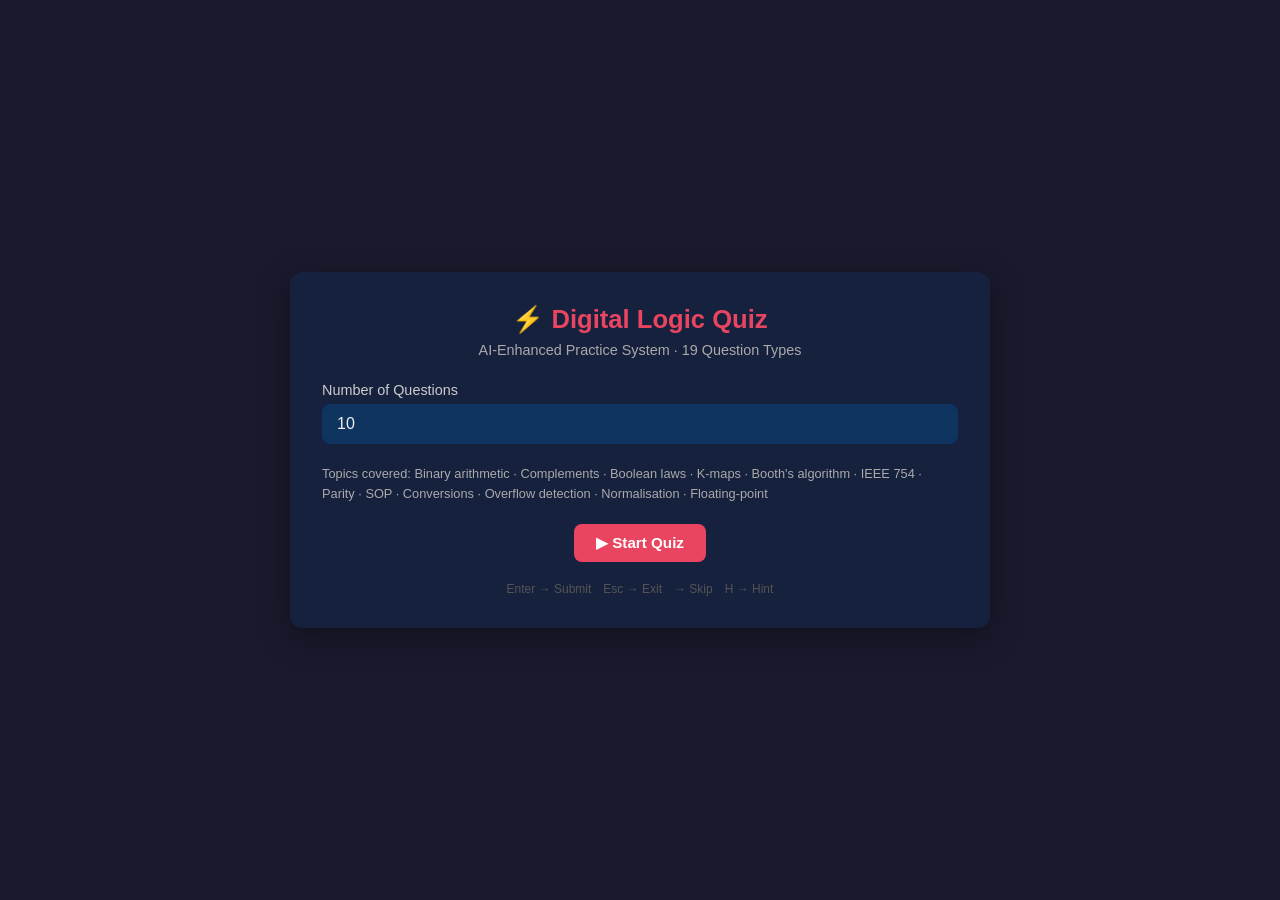
<file: index.html>
<!DOCTYPE html>
<html lang="en">
<head>
<meta charset="UTF-8">
<meta name="viewport" content="width=device-width, initial-scale=1.0">
<title>Digital Logic Quiz System</title>
<style>
  * { box-sizing: border-box; margin: 0; padding: 0; }
  body { font-family: 'Segoe UI', sans-serif; background: #1a1a2e; color: #eee; min-height: 100vh; display: flex; align-items: center; justify-content: center; }
  #app { width: 95%; max-width: 700px; }
  .card { background: #16213e; border-radius: 12px; padding: 32px; box-shadow: 0 8px 32px rgba(0,0,0,0.4); }
  h1 { font-size: 1.6rem; color: #e94560; margin-bottom: 8px; text-align: center; }
  h2 { font-size: 1.1rem; color: #0f3460; background: #e94560; display: inline-block; padding: 4px 12px; border-radius: 6px; margin-bottom: 20px; }
  .subtitle { text-align: center; color: #aaa; margin-bottom: 24px; font-size: 0.9rem; }
  label { display: block; margin-bottom: 6px; color: #ccc; font-size: 0.9rem; }
  input[type=number], input[type=text] { width: 100%; padding: 10px 14px; border-radius: 8px; border: 1px solid #0f3460; background: #0f3460; color: #eee; font-size: 1rem; outline: none; transition: border 0.2s; }
  input:focus { border-color: #e94560; }
  .btn { padding: 10px 22px; border: none; border-radius: 8px; font-size: 0.95rem; cursor: pointer; font-weight: 600; transition: opacity 0.2s, transform 0.1s; }
  .btn:active { transform: scale(0.97); }
  .btn:hover { opacity: 0.88; }
  .btn-primary { background: #e94560; color: #fff; }
  .btn-secondary { background: #0f3460; color: #eee; }
  .btn-hint { background: #533483; color: #fff; }
  .btn-skip { background: #1d6d8c; color: #fff; }
  .btn-exit { background: #444; color: #eee; }
  .btn-row { display: flex; gap: 10px; flex-wrap: wrap; margin-top: 16px; }
  #question-text { font-size: 1.05rem; line-height: 1.6; margin-bottom: 18px; background: #0f3460; padding: 16px; border-radius: 8px; }
  #feedback { min-height: 28px; margin: 10px 0; font-weight: 600; border-radius: 6px; padding: 6px 12px; font-size: 0.95rem; display: none; }
  .feedback-correct { background: #1a5c3a; color: #7effc0; display: block !important; }
  .feedback-wrong { background: #5c1a2a; color: #ff9aab; display: block !important; }
  .feedback-skip { background: #1a4a5c; color: #87ceeb; display: block !important; }
  #hint-box { background: #1e1e4a; border-left: 3px solid #533483; padding: 12px 16px; border-radius: 6px; margin-top: 12px; font-size: 0.9rem; line-height: 1.5; color: #ccc; display: none; }
  .score-bar { display: flex; justify-content: space-between; align-items: center; margin-bottom: 18px; font-size: 0.85rem; color: #aaa; }
  .progress { height: 4px; background: #0f3460; border-radius: 4px; margin-bottom: 18px; }
  .progress-fill { height: 100%; background: #e94560; border-radius: 4px; transition: width 0.3s; }
  .shortcut-row { text-align: center; color: #555; font-size: 0.75rem; margin-top: 14px; }
  .shortcut-row span { margin: 0 6px; }
  #menu-btns { display: flex; justify-content: center; gap: 12px; margin-top: 20px; }
  .topic-badge { display: inline-block; background: #0f3460; color: #7ecfff; font-size: 0.7rem; padding: 2px 8px; border-radius: 12px; margin-bottom: 10px; }
  #result-card { text-align: center; }
  #result-card .big-score { font-size: 3rem; font-weight: 700; color: #e94560; margin: 16px 0; }
  #result-card p { color: #ccc; margin-bottom: 8px; }
</style>
</head>
<body>
<div id="app">
  <!-- MENU -->
  <div id="menu" class="card">
    <h1>⚡ Digital Logic Quiz</h1>
    <p class="subtitle">AI-Enhanced Practice System · 19 Question Types</p>
    <div style="margin:20px 0">
      <label for="q-count">Number of Questions</label>
      <input type="number" id="q-count" value="10" min="1" max="50">
    </div>
    <div style="color:#aaa;font-size:0.8rem;line-height:1.6;margin-bottom:4px">
      Topics covered: Binary arithmetic · Complements · Boolean laws · K-maps · Booth's algorithm · IEEE 754 · Parity · SOP · Conversions · Overflow detection · Normalisation · Floating-point
    </div>
    <div id="menu-btns">
      <button class="btn btn-primary" onclick="startQuiz()">▶ Start Quiz</button>
    </div>
    <div class="shortcut-row" style="margin-top:20px">
      <span>Enter → Submit</span><span>Esc → Exit</span><span>→ Skip</span><span>H → Hint</span>
    </div>
  </div>

  <!-- QUIZ -->
  <div id="quiz" class="card" style="display:none">
    <div class="score-bar">
      <span id="q-num"></span>
      <span id="score-display">Score: 0</span>
    </div>
    <div class="progress"><div class="progress-fill" id="progress-fill"></div></div>
    <div id="topic-badge" class="topic-badge"></div>
    <div id="question-text"></div>
    <label for="answer-input">Your Answer</label>
    <input type="text" id="answer-input" placeholder="Type here…" autocomplete="off" autocorrect="off" spellcheck="false">
    <div id="feedback"></div>
    <div id="hint-box"></div>
    <div class="btn-row">
      <button class="btn btn-primary" onclick="submitAnswer()">✔ Submit</button>
      <button class="btn btn-skip" onclick="skipQuestion()">→ Skip</button>
      <button class="btn btn-hint" onclick="showHint()">💡 Hint</button>
      <button class="btn btn-exit" onclick="exitQuiz()">✕ Exit</button>
    </div>
    <div class="shortcut-row">
      <span>Enter → Submit</span><span>Esc → Exit</span><span>→ Skip</span><span>H → Hint</span>
    </div>
  </div>

  <!-- RESULT -->
  <div id="result" class="card" style="display:none" id="result-card">
    <h1>Quiz Complete!</h1>
    <div class="big-score" id="final-score"></div>
    <p id="final-msg"></p>
    <p id="final-detail" style="color:#777;font-size:0.85rem"></p>
    <div id="menu-btns" style="margin-top:20px;display:flex;justify-content:center;gap:12px">
      <button class="btn btn-primary" onclick="startQuiz()">▶ Play Again</button>
      <button class="btn btn-secondary" onclick="showMenu()">☰ Menu</button>
    </div>
  </div>
</div>

<script>
// ===== UTILITY =====
const randInt = (a,b) => Math.floor(Math.random()*(b-a+1))+a;
const randChoice = arr => arr[Math.floor(Math.random()*arr.length)];
const dec2bin = (n,bits=8) => (n >>> 0).toString(2).padStart(bits,'0').slice(-bits);

function twosComplement(n, bits=8){
  if(n >= 0) return dec2bin(n,bits);
  return dec2bin((1<<bits)+n, bits);
}

function onesComplement(n, bits=8){
  const pos = dec2bin(Math.abs(n),bits);
  return pos.split('').map(b=>b==='0'?'1':'0').join('');
}

function bin2dec(b){ return parseInt(b,2); }
function bin2hex(b){ return parseInt(b,2).toString(16).toUpperCase(); }
function bin2oct(b){ return parseInt(b,2).toString(8); }
function hex2bin(h,bits=8){ return parseInt(h,16).toString(2).padStart(bits,'0'); }

// IEEE 754 16-bit (half precision)
function toIEEE754_16(val){
  if(val===0) return '0000000000000000';
  const sign = val<0?1:0;
  val = Math.abs(val);
  let exp = Math.floor(Math.log2(val));
  let mant = val / Math.pow(2,exp) - 1;
  exp += 15; // bias
  if(exp<=0){ exp=0; mant=val/Math.pow(2,-14); }
  if(exp>=31){ exp=31; mant=0; }
  let mantBits='';
  let m=mant;
  for(let i=0;i<10;i++){ m*=2; mantBits+=Math.floor(m); m-=Math.floor(m); }
  return sign + exp.toString(2).padStart(5,'0') + mantBits;
}

// Booth's algorithm
function booth(M, Q, bits=8){
  let A=0, Qneg1=0, steps=0;
  const mask=(1<<bits)-1;
  for(let i=0;i<bits;i++){
    const Q0=Q&1;
    if(Q0===1 && Qneg1===0) A=(A-M);
    else if(Q0===0 && Qneg1===1) A=(A+M);
    Qneg1=Q0;
    // arithmetic right shift AQ
    const AQ=(A<<bits)|( Q & mask);
    const shifted = AQ >> 1;
    A=(shifted>>bits);
    Q=shifted & mask;
    steps++;
  }
  return {result: M*Q < 0 ? -((-M)*(-Q)) : M * (Q < 0 ? -(~Q+1) : Q), steps, decimal: M*(Q < 0 ? -(~Q+1) : Q)};
}

// Actually just compute result directly
function boothResult(M,Q){ return M*Q; }

// K-map: 2^n cells for n variables
function kmapCells(vars){ return Math.pow(2,vars); }

// Canonical SOP
function canonicalSOP(vars, minterms){
  const names = ['A','B','C','D'].slice(0,vars);
  return minterms.map(m=>{
    const b = m.toString(2).padStart(vars,'0');
    return '(' + b.split('').map((bit,i)=>bit==='1'?names[i]:names[i]+"'").join('') + ')';
  }).join(' + ');
}

// Parity
function evenParity(bits){ return bits.split('').reduce((a,b)=>a+parseInt(b),0)%2===0?'0':'1'; }
function oddParity(bits){ return bits.split('').reduce((a,b)=>a+parseInt(b),0)%2===1?'0':'1'; }

// Normalise: e.g. 1010101.0 → 1.0101010 × 2^6
function normalise(val){
  if(val===0) return '0';
  let v=Math.abs(val), exp=0;
  if(v>=2){ while(v>=2){ v/=2; exp++; } }
  else if(v<1&&v>0){ while(v<1){ v*=2; exp--; } }
  return `${val<0?'-':''}${v.toFixed(6).replace(/\.?0+$/,'')} × 2^${exp}`;
}

// ===== HINT LIBRARY =====
const HINTS = {
  'decimal to binary': 'Divide the decimal number by 2 repeatedly, recording remainders. Read remainders bottom-to-top.',
  'binary to decimal': 'Multiply each bit by its positional power of 2 (rightmost = 2⁰) and sum the results.',
  'binary to hexadecimal': 'Group binary digits into sets of 4 from the right. Convert each group to its hex digit.',
  'hexadecimal to binary': 'Expand each hex digit into a 4-bit binary group.',
  'binary to octal': 'Group binary digits into sets of 3 from the right. Convert each group to its octal digit.',
  'octal to binary': 'Expand each octal digit into a 3-bit binary group.',
  '1s complement': 'Flip all bits: 0→1 and 1→0.',
  '2s complement': "Find 1's complement, then add 1 to the result.",
  'booth': "In Booth's algorithm: examine the current bit and previous bit. 01→add M, 10→subtract M, else→no op. Arithmetic right-shift the combined A|Q register each step.",
  'ieee 754': 'Sign bit (1 bit) | Exponent (5 bits, bias=15) | Mantissa (10 bits). Normalise to 1.xxx × 2^e.',
  'kmap': 'K-map with n variables has 2ⁿ cells. Count cells as the question specifies.',
  'canonical sop': 'Write each minterm as a product of all variables (complemented if bit=0, uncomplemented if bit=1).',
  'parity': 'Even parity: append bit so total 1s count is even. Odd parity: append bit so total 1s count is odd.',
  'boolean': 'Common identities: A+0=A, A·1=A, A+A\'=1, A·A\'=0, A+A=A, A·A=A, A+1=1, A·0=0.',
  'overflow': 'Overflow in signed addition occurs when two positive numbers give a negative result or two negative numbers give a positive result. Check the carry into and out of the sign bit.',
  'signed binary': 'In signed magnitude: MSB is sign (0=+, 1=−). In 2\'s complement, negative numbers have MSB=1.',
  'normalise': 'Shift the binary point until there is exactly one non-zero digit before it. Track the number of shifts as the exponent.',
  'range': 'For n-bit 2\'s complement: range is −2^(n−1) to 2^(n−1)−1.',
  'floating point': 'Floating-point precision: guard, round, and sticky bits help minimise rounding error. Steps: align, operate, normalise, round.',
  'default': 'Read the question carefully, identify the operation type, and apply the relevant digital logic algorithm step by step.',
};

function getHint(qtext){
  const t = qtext.toLowerCase();
  if(t.includes("booth")) return HINTS.booth;
  if(t.includes("ieee") || t.includes("754") || t.includes("half-precision")) return HINTS['ieee 754'];
  if(t.includes("canonical") || t.includes("sop") || t.includes("minterm")) return HINTS['canonical sop'];
  if(t.includes("kmap") || t.includes("k-map") || t.includes("karnaugh")) return HINTS.kmap;
  if(t.includes("parity")) return HINTS.parity;
  if(t.includes("boolean") || t.includes("law") || t.includes("simplif")) return HINTS.boolean;
  if(t.includes("overflow")) return HINTS.overflow;
  if(t.includes("1's complement") || t.includes("ones complement")) return HINTS['1s complement'];
  if(t.includes("2's complement") || t.includes("twos complement")) return HINTS['2s complement'];
  if(t.includes("hexadecimal to binary") || t.includes("hex to bin")) return HINTS['hexadecimal to binary'];
  if(t.includes("binary to hex")) return HINTS['binary to hexadecimal'];
  if(t.includes("binary to octal")) return HINTS['binary to octal'];
  if(t.includes("octal to binary")) return HINTS['octal to binary'];
  if(t.includes("binary to decimal")) return HINTS['binary to decimal'];
  if(t.includes("decimal to binary")) return HINTS['decimal to binary'];
  if(t.includes("normalise") || t.includes("normalize")) return HINTS.normalise;
  if(t.includes("range")) return HINTS.range;
  if(t.includes("floating")) return HINTS['floating point'];
  if(t.includes("signed")) return HINTS['signed binary'];
  return HINTS.default;
}

// ===== QUESTION GENERATORS =====
const GENERATORS = [
  // 1. Decimal to binary
  () => {
    const n = randInt(1,255);
    return { topic:'Decimal → Binary', q:`Convert the decimal number ${n} to 8-bit unsigned binary.`, a: dec2bin(n,8) };
  },
  // 2. Binary to decimal
  () => {
    const n = randInt(0,255);
    const b = dec2bin(n,8);
    return { topic:'Binary → Decimal', q:`Convert the binary number ${b} to decimal.`, a: String(n) };
  },
  // 3. Binary to hex
  () => {
    const n = randInt(0,255);
    const b = dec2bin(n,8);
    return { topic:'Binary → Hex', q:`Convert the binary number ${b} to hexadecimal (uppercase, no prefix).`, a: n.toString(16).toUpperCase().padStart(2,'0') };
  },
  // 4. Hex to binary
  () => {
    const n = randInt(0,255);
    const h = n.toString(16).toUpperCase().padStart(2,'0');
    return { topic:'Hex → Binary', q:`Convert the hexadecimal number ${h} to 8-bit binary.`, a: dec2bin(n,8) };
  },
  // 5. Binary to octal
  () => {
    const n = randInt(0,511);
    const b = dec2bin(n,9);
    return { topic:'Binary → Octal', q:`Convert the binary number ${b} to octal.`, a: n.toString(8) };
  },
  // 6. Octal to binary
  () => {
    const n = randInt(0,63);
    const o = n.toString(8);
    return { topic:'Octal → Binary', q:`Convert the octal number ${o} to binary (no leading zeros unless result is 0).`, a: n.toString(2) };
  },
  // 7. 1's complement
  () => {
    const n = randInt(1,127);
    const b = dec2bin(n,8);
    const ans = b.split('').map(x=>x==='0'?'1':'0').join('');
    return { topic:"1's Complement", q:`Find the 8-bit 1's complement of the binary number ${b}.`, a: ans };
  },
  // 8. 2's complement of positive number
  () => {
    const n = randInt(1,127);
    return { topic:"2's Complement", q:`Express −${n} in 8-bit 2's complement representation.`, a: twosComplement(-n,8) };
  },
  // 9. Signed binary addition with overflow detection
  () => {
    const a = randInt(-64,63), b2 = randInt(-64,63);
    const sum = a+b2;
    const overflow = sum > 127 || sum < -128;
    const aBin = twosComplement(a,8);
    const bBin = twosComplement(b2,8);
    return { topic:'Signed Addition', q:`Add the 8-bit 2's complement numbers ${aBin} (${a}) and ${bBin} (${b2}). What is the decimal result, and does overflow occur? Answer format: <decimal>,<yes/no>`, a: `${sum},${overflow?'yes':'no'}` };
  },
  // 10. Boolean law identification
  () => {
    const laws = [
      { expr:'A + 0', ans:'A', law:'Identity' },
      { expr:'A · 1', ans:'A', law:'Identity' },
      { expr:"A + A'", ans:'1', law:'Complement' },
      { expr:"A · A'", ans:'0', law:'Complement' },
      { expr:'A + A', ans:'A', law:'Idempotent' },
      { expr:'A · A', ans:'A', law:'Idempotent' },
      { expr:'A + 1', ans:'1', law:'Annihilator' },
      { expr:'A · 0', ans:'0', law:'Annihilator' },
      { expr:"(A')'", ans:'A', law:'Involution' },
    ];
    const picked = randChoice(laws);
    return { topic:'Boolean Law', q:`Simplify using Boolean algebra: ${picked.expr} = ?`, a: picked.ans };
  },
  // 11. K-map cell count
  () => {
    const vars = randInt(2,4);
    const cells = kmapCells(vars);
    return { topic:'K-Map', q:`A Karnaugh map has ${vars} variables. How many cells does it contain?`, a: String(cells) };
  },
  // 12. K-map variable inference
  () => {
    const cells = randChoice([4,8,16]);
    const vars = Math.log2(cells);
    return { topic:'K-Map', q:`A Karnaugh map has ${cells} cells. How many variables does it have?`, a: String(vars) };
  },
  // 13. Canonical SOP
  () => {
    const vars = randInt(2,3);
    const total = Math.pow(2,vars);
    const count = randInt(1, total-1);
    const minterms = [...Array(total).keys()].sort(()=>Math.random()-0.5).slice(0,count).sort((a,b)=>a-b);
    const sop = canonicalSOP(vars, minterms);
    return { topic:'Canonical SOP', q:`Write the canonical SOP expression for the function with ${vars} variables and minterms: m(${minterms.join(',')}). Use ' for complement, e.g. (AB'C).`, a: sop.replace(/\s/g,'').toLowerCase(), normalize: true };
  },
  // 14. Even parity
  () => {
    const bits = Array.from({length:7},()=>randInt(0,1)).join('');
    const p = evenParity(bits);
    return { topic:'Parity', q:`Generate the even parity bit for the 7-bit data: ${bits}. What is the parity bit (0 or 1)?`, a: p };
  },
  // 15. Odd parity
  () => {
    const bits = Array.from({length:7},()=>randInt(0,1)).join('');
    const p = oddParity(bits);
    return { topic:'Parity', q:`Generate the odd parity bit for the 7-bit data: ${bits}. What is the parity bit (0 or 1)?`, a: p };
  },
  // 16. Booth's algorithm - decimal result
  () => {
    const M = randInt(1,7), Q = randInt(-7,-1);
    const result = boothResult(M,Q);
    return { topic:"Booth's Algorithm", q:`Using Booth's multiplication algorithm, multiply M = ${M} and Q = ${Q}. What is the decimal result?`, a: String(result) };
  },
  // 17. 2's complement range
  () => {
    const bits = randInt(4,8);
    const min = -(1<<(bits-1));
    const max = (1<<(bits-1))-1;
    return { topic:"2's Complement Range", q:`What is the range of a ${bits}-bit 2's complement number? Answer format: <min>,<max>`, a: `${min},${max}` };
  },
  // 18. IEEE 754 16-bit (simple values)
  () => {
    const vals = [1.5, 0.5, 3.0, -1.5, 0.25, 6.0, -3.0, 12.0];
    const v = randChoice(vals);
    const ans = toIEEE754_16(v);
    return { topic:'IEEE 754 Half-Precision', q:`Convert the decimal value ${v} to IEEE 754 16-bit (half-precision) binary. Give the full 16-bit string.`, a: ans };
  },
  // 19. Normalisation
  () => {
    const mantissas = [1.5, 2.75, 0.375, 6.5, -3.5, 0.125];
    const v = randChoice(mantissas);
    const sign = v < 0 ? '-' : '';
    const abs = Math.abs(v);
    let m = abs, e = 0;
    if(m >= 2){ while(m >= 2){ m /= 2; e++; } }
    else if(m < 1){ while(m < 1){ m *= 2; e--; } }
    const ans = `${sign}${m} x 2^${e}`;
    return { topic:'Normalisation', q:`Normalise the value ${v} into the form ±1.xxx × 2^e. Answer format: <mantissa> x 2^<exponent> (e.g. 1.5 x 2^3 or -1.75 x 2^-2)`, a: ans };
  },
];

// ===== QUIZ STATE =====
let questions=[], currentIndex=0, score=0, totalQ=10, answered=false;

function generateQuestion(){
  const gen = randChoice(GENERATORS);
  return gen();
}

function startQuiz(){
  totalQ = Math.max(1, Math.min(50, parseInt(document.getElementById('q-count')?.value || 10)));
  questions = Array.from({length:totalQ}, generateQuestion);
  currentIndex = 0; score = 0;
  show('quiz');
  loadQuestion();
}

function loadQuestion(){
  answered = false;
  const q = questions[currentIndex];
  document.getElementById('q-num').textContent = `Question ${currentIndex+1} / ${totalQ}`;
  document.getElementById('score-display').textContent = `Score: ${score}`;
  document.getElementById('topic-badge').textContent = q.topic;
  document.getElementById('question-text').textContent = q.q;
  document.getElementById('answer-input').value = '';
  document.getElementById('answer-input').focus();
  setFeedback('','');
  document.getElementById('hint-box').style.display = 'none';
  const pct = (currentIndex/totalQ)*100;
  document.getElementById('progress-fill').style.width = pct+'%';
}

function normalizeAnswer(s){ return s.trim().toLowerCase().replace(/\s+/g,''); }

function checkAnswer(userAns, q){
  const ua = normalizeAnswer(userAns);
  const ca = normalizeAnswer(q.a);
  // For SOP, also allow equivalent without outer parens or with spaces
  if(q.normalize) return ua.replace(/[()]/g,'') === ca.replace(/[()]/g,'');
  return ua === ca;
}

function submitAnswer(){
  if(answered) return;
  const userAns = document.getElementById('answer-input').value;
  if(!userAns.trim()) return;
  const q = questions[currentIndex];
  if(checkAnswer(userAns, q)){
    score++;
    setFeedback(`✔ Correct! The answer is: ${q.a}`, 'correct');
  } else {
    setFeedback(`✘ Wrong. Correct answer: ${q.a}`, 'wrong');
  }
  answered = true;
  document.getElementById('score-display').textContent = `Score: ${score}`;
  setTimeout(nextQuestion, 1500);
}

function skipQuestion(){
  if(answered) return;
  const q = questions[currentIndex];
  setFeedback(`↷ Skipped. Answer was: ${q.a}`, 'skip');
  answered = true;
  setTimeout(nextQuestion, 1500);
}

function nextQuestion(){
  currentIndex++;
  if(currentIndex >= totalQ){ showResult(); return; }
  loadQuestion();
}

function showHint(){
  const q = questions[currentIndex];
  const hint = getHint(q.q + ' ' + q.topic);
  const box = document.getElementById('hint-box');
  box.textContent = '💡 ' + hint;
  box.style.display = 'block';
}

function setFeedback(msg, type){
  const el = document.getElementById('feedback');
  el.textContent = msg;
  el.className = '';
  if(type==='correct') el.className = 'feedback-correct';
  else if(type==='wrong') el.className = 'feedback-wrong';
  else if(type==='skip') el.className = 'feedback-skip';
  else el.style.display='none';
}

function exitQuiz(){ showMenu(); }

function showMenu(){
  show('menu');
  document.getElementById('q-count').value = totalQ;
}

function showResult(){
  const pct = Math.round((score/totalQ)*100);
  document.getElementById('final-score').textContent = `${score} / ${totalQ}`;
  document.getElementById('final-detail').textContent = `${pct}% · ${totalQ - score} incorrect/skipped`;
  let msg = pct>=90?'🏆 Excellent! Outstanding performance!':pct>=70?'👍 Good job! Keep practising!':pct>=50?'📚 Fair attempt. Review the topics above.':'💪 Keep studying! You\'ll get there!';
  document.getElementById('final-msg').textContent = msg;
  show('result');
  document.getElementById('progress-fill').style.width = '100%';
}

function show(id){
  ['menu','quiz','result'].forEach(x=> document.getElementById(x).style.display = x===id?'block':'none');
}

// Keyboard shortcuts
document.addEventListener('keydown', e=>{
  const quiz = document.getElementById('quiz');
  if(quiz.style.display==='none') return;
  if(e.key==='Enter' && e.target.id==='answer-input') submitAnswer();
  else if(e.key==='Escape') exitQuiz();
  else if(e.key==='ArrowRight') skipQuestion();
  else if(e.key.toLowerCase()==='h') showHint();
});
</script>
</body>
</html>
</file>
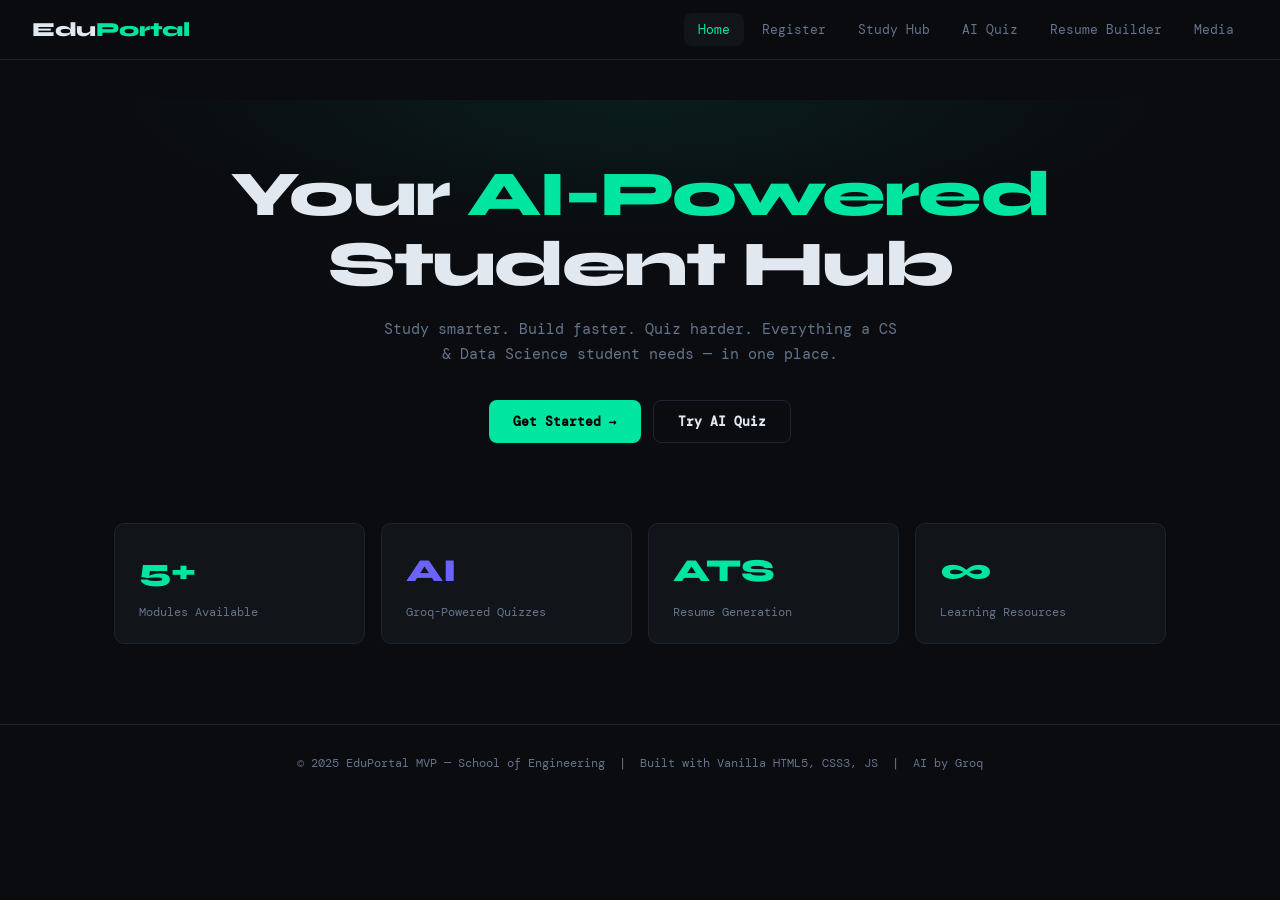
<file: eduportal.html>
<!DOCTYPE html>
<html lang="en">
<head>
  <meta charset="UTF-8" />
  <meta name="viewport" content="width=device-width, initial-scale=1.0" />
  <title>EduPortal MVP — AI Student Success Platform</title>
  <link rel="preconnect" href="https://fonts.googleapis.com" />
  <link href="https://fonts.googleapis.com/css2?family=Syne:wght@400;600;700;800&family=DM+Mono:wght@300;400;500&display=swap" rel="stylesheet" />
  <style>
    /* ─── TOKENS ─────────────────────────────────────────── */
    :root {
      --bg:        #0a0c10;
      --surface:   #111419;
      --border:    #1e2330;
      --accent:    #00e5a0;
      --accent2:   #6c63ff;
      --warn:      #ff6b6b;
      --text:      #e2e8f0;
      --muted:     #64748b;
      --radius:    10px;
      --font-head: 'Syne', sans-serif;
      --font-mono: 'DM Mono', monospace;
    }

    /* ─── RESET ──────────────────────────────────────────── */
    *, *::before, *::after { box-sizing: border-box; margin: 0; padding: 0; }
    html { scroll-behavior: smooth; }
    body {
      background: var(--bg);
      color: var(--text);
      font-family: var(--font-mono);
      font-size: 14px;
      line-height: 1.7;
      min-height: 100vh;
    }
    a { color: var(--accent); text-decoration: none; }
    button { cursor: pointer; font-family: var(--font-mono); }
    input, select, textarea {
      font-family: var(--font-mono);
      background: var(--surface);
      border: 1px solid var(--border);
      color: var(--text);
      border-radius: var(--radius);
      padding: 10px 14px;
      width: 100%;
      font-size: 13px;
      outline: none;
      transition: border .2s;
    }
    input:focus, select:focus, textarea:focus { border-color: var(--accent); }
    label { display: block; margin-bottom: 6px; color: var(--muted); font-size: 12px; text-transform: uppercase; letter-spacing: .08em; }

    /* ─── LAYOUT ─────────────────────────────────────────── */
    header {
      position: sticky; top: 0; z-index: 100;
      background: rgba(10,12,16,.92);
      backdrop-filter: blur(14px);
      border-bottom: 1px solid var(--border);
      padding: 0 32px;
      display: flex; align-items: center; justify-content: space-between;
      height: 60px;
    }
    .logo {
      font-family: var(--font-head);
      font-weight: 800; font-size: 20px;
      letter-spacing: -.02em;
    }
    .logo span { color: var(--accent); }

    nav { display: flex; gap: 4px; }
    nav button {
      background: none; border: none; color: var(--muted);
      font-size: 13px; padding: 8px 14px; border-radius: 8px;
      transition: color .2s, background .2s;
      font-family: var(--font-mono);
    }
    nav button.active, nav button:hover {
      color: var(--text); background: var(--surface);
    }
    nav button.active { color: var(--accent); }

    main { max-width: 1100px; margin: 0 auto; padding: 40px 24px 80px; }

    section { display: none; animation: fadeIn .3s ease; }
    section.active { display: block; }
    @keyframes fadeIn { from { opacity:0; transform: translateY(10px); } to { opacity:1; transform: none; } }

    footer {
      text-align: center;
      border-top: 1px solid var(--border);
      padding: 28px;
      color: var(--muted);
      font-size: 12px;
    }

    /* ─── HERO ───────────────────────────────────────────── */
    .hero {
      text-align: center;
      padding: 60px 20px 40px;
      position: relative;
    }
    .hero::before {
      content: '';
      position: absolute; inset: 0;
      background: radial-gradient(ellipse 70% 50% at 50% 0%, rgba(0,229,160,.08) 0%, transparent 70%);
      pointer-events: none;
    }
    .hero h1 {
      font-family: var(--font-head);
      font-size: clamp(2.2rem, 5vw, 4rem);
      font-weight: 800;
      letter-spacing: -.03em;
      line-height: 1.1;
      margin-bottom: 16px;
    }
    .hero h1 em { color: var(--accent); font-style: normal; }
    .hero p { color: var(--muted); max-width: 520px; margin: 0 auto 32px; font-size: 15px; }
    .btn {
      display: inline-flex; align-items: center; gap: 8px;
      background: var(--accent); color: #000;
      border: none; border-radius: 8px;
      padding: 12px 24px; font-size: 13px; font-weight: 600;
      font-family: var(--font-mono);
      transition: opacity .2s, transform .15s;
    }
    .btn:hover { opacity: .88; transform: translateY(-1px); }
    .btn.ghost {
      background: none; border: 1px solid var(--border);
      color: var(--text);
    }
    .btn.ghost:hover { border-color: var(--accent); color: var(--accent); }
    .btn.sm { padding: 8px 16px; font-size: 12px; }
    .btn.danger { background: var(--warn); }

    .stats-row {
      display: grid; grid-template-columns: repeat(auto-fit, minmax(180px, 1fr));
      gap: 16px; margin-top: 40px;
    }
    .stat-card {
      background: var(--surface);
      border: 1px solid var(--border);
      border-radius: var(--radius);
      padding: 20px 24px;
      text-align: left;
    }
    .stat-card .num {
      font-family: var(--font-head);
      font-size: 2rem; font-weight: 800;
      color: var(--accent);
    }
    .stat-card .lbl { color: var(--muted); font-size: 12px; margin-top: 4px; }

    /* ─── CARDS / PANELS ─────────────────────────────────── */
    .card {
      background: var(--surface);
      border: 1px solid var(--border);
      border-radius: var(--radius);
      padding: 28px;
      margin-bottom: 20px;
    }
    .card h2 {
      font-family: var(--font-head);
      font-size: 1.1rem; font-weight: 700;
      margin-bottom: 18px;
    }
    .card h2 .tag {
      display: inline-block;
      background: rgba(0,229,160,.12);
      color: var(--accent);
      font-size: 10px; padding: 2px 8px; border-radius: 20px;
      margin-left: 8px; vertical-align: middle;
      font-family: var(--font-mono); font-weight: 500;
    }

    .section-title {
      font-family: var(--font-head);
      font-size: 1.5rem; font-weight: 800;
      margin-bottom: 24px;
      letter-spacing: -.02em;
    }
    .section-title span { color: var(--accent); }

    /* ─── TABLES ─────────────────────────────────────────── */
    .table-wrap { overflow-x: auto; }
    table {
      width: 100%;
      border-collapse: collapse;
      font-size: 13px;
    }
    table[cellpadding] { /* honored inline */ }
    th {
      background: rgba(0,229,160,.07);
      color: var(--accent);
      text-align: left;
      padding: 12px 14px;
      font-weight: 600;
      font-size: 11px;
      text-transform: uppercase;
      letter-spacing: .06em;
      border-bottom: 1px solid var(--border);
    }
    td {
      padding: 12px 14px;
      border-bottom: 1px solid var(--border);
      color: var(--text);
      vertical-align: middle;
    }
    tr:last-child td { border-bottom: none; }
    tr:hover td { background: rgba(255,255,255,.02); }
    .badge {
      display: inline-block;
      padding: 3px 10px; border-radius: 20px;
      font-size: 11px; font-weight: 600;
    }
    .badge.green { background: rgba(0,229,160,.15); color: var(--accent); }
    .badge.purple { background: rgba(108,99,255,.2); color: #a99eff; }
    .badge.red { background: rgba(255,107,107,.15); color: var(--warn); }
    .badge.yellow { background: rgba(255,213,79,.12); color: #ffd54f; }

    /* ─── FORM GRID ──────────────────────────────────────── */
    .form-grid { display: grid; grid-template-columns: 1fr 1fr; gap: 16px; }
    @media(max-width:600px){ .form-grid { grid-template-columns: 1fr; } }
    .form-group { display: flex; flex-direction: column; }
    .form-group.full { grid-column: 1 / -1; }

    .radio-group, .check-group {
      display: flex; flex-wrap: wrap; gap: 10px; margin-top: 4px;
    }
    .radio-group label, .check-group label {
      display: flex; align-items: center; gap: 6px;
      cursor: pointer; color: var(--text);
      text-transform: none; letter-spacing: 0; font-size: 13px;
      margin: 0;
    }
    .radio-group input[type=radio],
    .check-group input[type=checkbox] {
      width: auto; accent-color: var(--accent);
    }

    .form-actions { display: flex; gap: 12px; margin-top: 8px; }

    /* ─── QUIZ ───────────────────────────────────────────── */
    #quiz-box { min-height: 200px; }
    .quiz-topic-row { display: flex; gap: 12px; margin-bottom: 20px; }
    .quiz-topic-row input { flex: 1; }
    .question-block {
      background: rgba(255,255,255,.03);
      border: 1px solid var(--border);
      border-radius: 8px;
      padding: 18px 20px;
      margin-bottom: 14px;
    }
    .question-block p {
      font-weight: 600; margin-bottom: 12px;
      color: var(--text); font-size: 14px;
    }
    .option-row {
      display: flex; align-items: center; gap: 8px;
      padding: 8px 10px; border-radius: 6px;
      cursor: pointer; transition: background .15s;
      margin-bottom: 4px;
    }
    .option-row:hover { background: rgba(0,229,160,.06); }
    .option-row input[type=radio] { width: auto; accent-color: var(--accent); }
    .option-row.correct { background: rgba(0,229,160,.12); border: 1px solid rgba(0,229,160,.3); }
    .option-row.wrong   { background: rgba(255,107,107,.1); border: 1px solid rgba(255,107,107,.25); }

    .quiz-result {
      text-align: center; padding: 28px;
      border: 1px solid var(--border);
      border-radius: var(--radius);
      background: var(--surface);
    }
    .quiz-result .score {
      font-family: var(--font-head);
      font-size: 3.5rem; font-weight: 800;
      color: var(--accent);
    }

    .loader {
      display: inline-block; width: 18px; height: 18px;
      border: 2px solid var(--border);
      border-top-color: var(--accent);
      border-radius: 50%;
      animation: spin .7s linear infinite;
      vertical-align: middle; margin-right: 8px;
    }
    @keyframes spin { to { transform: rotate(360deg); } }

    /* ─── RESUME BUILDER ─────────────────────────────────── */
    #resume-preview {
      background: #fff; color: #111;
      border-radius: var(--radius);
      padding: 36px 40px;
      font-family: 'DM Mono', monospace;
      font-size: 12.5px;
      line-height: 1.6;
    }
    #resume-preview h1 { font-size: 1.6rem; font-weight: 700; margin-bottom: 2px; }
    #resume-preview .contact { color: #555; margin-bottom: 16px; font-size: 12px; }
    #resume-preview h3 {
      font-size: .72rem; text-transform: uppercase; letter-spacing: .1em;
      color: #888; border-bottom: 1.5px solid #eee;
      padding-bottom: 4px; margin: 18px 0 8px;
    }
    #resume-preview ul { padding-left: 18px; }
    #resume-preview ul li { margin-bottom: 4px; }
    .skills-grid { display: flex; flex-wrap: wrap; gap: 6px; }
    .skills-grid span {
      background: #f0f4f8; color: #333;
      padding: 3px 10px; border-radius: 4px; font-size: 11px;
    }

    /* ─── MEDIA ──────────────────────────────────────────── */
    .media-grid { display: grid; grid-template-columns: 1fr 1fr; gap: 20px; }
    @media(max-width:700px){ .media-grid { grid-template-columns: 1fr; } }
    .media-card {
      background: var(--surface);
      border: 1px solid var(--border);
      border-radius: var(--radius);
      overflow: hidden;
    }
    .media-card video, .media-card audio { width: 100%; display: block; }
    .media-info { padding: 14px 16px; }
    .media-info h4 { font-family: var(--font-head); font-size: .95rem; margin-bottom: 4px; }
    .media-info p { color: var(--muted); font-size: 12px; }

    /* ─── TOAST ──────────────────────────────────────────── */
    #toast {
      position: fixed; bottom: 32px; right: 32px;
      background: var(--surface); border: 1px solid var(--accent);
      color: var(--accent); padding: 12px 20px;
      border-radius: 8px; font-size: 13px;
      opacity: 0; pointer-events: none;
      transition: opacity .3s;
      z-index: 9999;
    }
    #toast.show { opacity: 1; }

    /* ─── GROQ KEY NOTICE ─────────────────────────────────── */
    .api-notice {
      background: rgba(108,99,255,.1);
      border: 1px solid rgba(108,99,255,.3);
      border-radius: 8px;
      padding: 12px 16px;
      font-size: 12px;
      color: #a99eff;
      margin-bottom: 20px;
    }
    .api-notice input { margin-top: 8px; }

    /* ─── PROGRESS BAR ───────────────────────────────────── */
    .progress-bar {
      background: var(--border); border-radius: 99px;
      height: 6px; overflow: hidden; margin-top: 4px;
    }
    .progress-bar-fill {
      height: 100%; background: var(--accent);
      border-radius: 99px; transition: width .4s ease;
    }
  </style>
</head>
<body>

<!-- ═══════════════════════════════════════════════════════
     HEADER
════════════════════════════════════════════════════════ -->
<header>
  <div class="logo">Edu<span>Portal</span></div>
  <nav id="main-nav">
    <button class="active" data-target="home">Home</button>
    <button data-target="register">Register</button>
    <button data-target="study">Study Hub</button>
    <button data-target="quiz">AI Quiz</button>
    <button data-target="resume">Resume Builder</button>
    <button data-target="media">Media</button>
  </nav>
</header>

<!-- ═══════════════════════════════════════════════════════
     MAIN
════════════════════════════════════════════════════════ -->
<main>

  <!-- ── HOME ────────────────────────────────────────────── -->
  <section id="home" class="active">
    <div class="hero">
      <h1>Your <em>AI-Powered</em><br>Student Hub</h1>
      <p>Study smarter. Build faster. Quiz harder. Everything a CS & Data Science student needs — in one place.</p>
      <div style="display:flex;gap:12px;justify-content:center;flex-wrap:wrap;">
        <button class="btn" onclick="navigate('register')">Get Started →</button>
        <button class="btn ghost" onclick="navigate('quiz')">Try AI Quiz</button>
      </div>
    </div>
    <div class="stats-row">
      <div class="stat-card"><div class="num">5+</div><div class="lbl">Modules Available</div></div>
      <div class="stat-card"><div class="num" style="color:var(--accent2)">AI</div><div class="lbl">Groq-Powered Quizzes</div></div>
      <div class="stat-card"><div class="num">ATS</div><div class="lbl">Resume Generation</div></div>
      <div class="stat-card"><div class="num">∞</div><div class="lbl">Learning Resources</div></div>
    </div>
  </section>

  <!-- ── REGISTER ─────────────────────────────────────────── -->
  <section id="register">
    <p class="section-title">Student <span>Registration</span></p>

    <div class="card">
      <h2>Personal Information</h2>
      <form id="reg-form" novalidate>
        <div class="form-grid">
          <div class="form-group">
            <label for="fname">First Name *</label>
            <input type="text" id="fname" name="fname" placeholder="Ada" required />
          </div>
          <div class="form-group">
            <label for="lname">Last Name *</label>
            <input type="text" id="lname" name="lname" placeholder="Lovelace" required />
          </div>
          <div class="form-group">
            <label for="email">Email *</label>
            <input type="email" id="email" name="email" placeholder="ada@uni.edu" required />
          </div>
          <div class="form-group">
            <label for="phone">Phone</label>
            <input type="tel" id="phone" name="phone" placeholder="+91 98765 43210" />
          </div>

          <div class="form-group full">
            <label>Gender *</label>
            <div class="radio-group">
              <label><input type="radio" name="gender" value="female" /> Female</label>
              <label><input type="radio" name="gender" value="male" /> Male</label>
              <label><input type="radio" name="gender" value="nonbinary" /> Non-binary</label>
              <label><input type="radio" name="gender" value="prefer-not" /> Prefer not to say</label>
            </div>
          </div>

          <div class="form-group">
            <label for="course">Course *</label>
            <select id="course" name="course">
              <option value="">— Select a Course —</option>
              <option value="cs">B.Tech Computer Science</option>
              <option value="ds">B.Sc Data Science</option>
              <option value="it">B.Tech Information Technology</option>
              <option value="ai">M.Tech Artificial Intelligence</option>
              <option value="cyber">B.Tech Cyber Security</option>
            </select>
          </div>
          <div class="form-group">
            <label for="year">Year of Study</label>
            <select id="year" name="year">
              <option value="">— Select Year —</option>
              <option>Year 1</option>
              <option>Year 2</option>
              <option>Year 3</option>
              <option>Year 4</option>
            </select>
          </div>

          <div class="form-group full">
            <label>Technical Skills (select all that apply)</label>
            <div class="check-group">
              <label><input type="checkbox" name="skills" value="python" /> Python</label>
              <label><input type="checkbox" name="skills" value="sql" /> SQL</label>
              <label><input type="checkbox" name="skills" value="ml" /> Machine Learning</label>
              <label><input type="checkbox" name="skills" value="js" /> JavaScript</label>
              <label><input type="checkbox" name="skills" value="java" /> Java</label>
              <label><input type="checkbox" name="skills" value="cpp" /> C/C++</label>
              <label><input type="checkbox" name="skills" value="ds-algo" /> Data Structures</label>
              <label><input type="checkbox" name="skills" value="cyber" /> Cyber Security</label>
            </div>
          </div>

          <div class="form-group full">
            <label for="bio">Short Bio</label>
            <textarea id="bio" name="bio" rows="3" placeholder="Tell us a little about yourself..."></textarea>
          </div>
        </div>

        <div class="form-actions" style="margin-top:20px;">
          <button type="submit" class="btn">Submit Registration</button>
          <button type="reset" class="btn ghost">Reset</button>
        </div>
      </form>
    </div>

    <!-- Registered students table -->
    <div class="card" id="students-card" style="display:none;">
      <h2>Registered Students <span class="tag" id="student-count">0</span></h2>
      <div class="table-wrap">
        <table cellpadding="0" cellspacing="0">
          <thead>
            <tr>
              <th>Name</th><th>Email</th><th>Course</th><th>Skills</th><th>Registered</th>
            </tr>
          </thead>
          <tbody id="students-tbody"></tbody>
        </table>
      </div>
    </div>
  </section>

  <!-- ── STUDY HUB ─────────────────────────────────────────── -->
  <section id="study">
    <p class="section-title">Study <span>Hub</span></p>

    <div class="card">
      <h2>School of Engineering — Resource Directory <span class="tag">Advanced Table</span></h2>
      <div class="table-wrap">
        <table cellpadding="4" cellspacing="0">
          <thead>
            <tr>
              <th rowspan="2">Dept.</th>
              <th colspan="3">Course Materials</th>
              <th rowspan="2">Difficulty</th>
              <th rowspan="2">Format</th>
            </tr>
            <tr>
              <th>Module</th>
              <th>Topic</th>
              <th>Resource Link</th>
            </tr>
          </thead>
          <tbody>
            <tr>
              <td rowspan="3"><strong>CS</strong></td>
              <td>CS 301</td>
              <td>Data Structures &amp; Algorithms</td>
              <td><a href="#" onclick="toast('Resource coming soon!')">notes_dsa.pdf</a></td>
              <td><span class="badge yellow">Intermediate</span></td>
              <td>PDF</td>
            </tr>
            <tr>
              <td>CS 402</td>
              <td>Operating Systems</td>
              <td><a href="#" onclick="toast('Resource coming soon!')">os_chapter1-4.pdf</a></td>
              <td><span class="badge red">Advanced</span></td>
              <td>PDF</td>
            </tr>
            <tr>
              <td>CS 210</td>
              <td>Computer Networks</td>
              <td><a href="#" onclick="toast('Resource coming soon!')">networks_slides.pptx</a></td>
              <td><span class="badge yellow">Intermediate</span></td>
              <td>PPTX</td>
            </tr>
            <tr>
              <td rowspan="2"><strong>DS</strong></td>
              <td>DS 101</td>
              <td>Python for Data Science</td>
              <td><a href="#" onclick="toast('Resource coming soon!')">python_ds_intro.ipynb</a></td>
              <td><span class="badge green">Beginner</span></td>
              <td>Notebook</td>
            </tr>
            <tr>
              <td>DS 303</td>
              <td>Machine Learning Fundamentals</td>
              <td><a href="#" onclick="toast('Resource coming soon!')">ml_handbook.pdf</a></td>
              <td><span class="badge red">Advanced</span></td>
              <td>PDF</td>
            </tr>
            <tr>
              <td rowspan="2"><strong>Cyber</strong></td>
              <td>CY 201</td>
              <td>Network Security Basics</td>
              <td><a href="#" onclick="toast('Resource coming soon!')">netsec_intro.pdf</a></td>
              <td><span class="badge yellow">Intermediate</span></td>
              <td>PDF</td>
            </tr>
            <tr>
              <td>CY 305</td>
              <td>Ethical Hacking &amp; Pen Testing</td>
              <td><a href="#" onclick="toast('Resource coming soon!')">pentesting_labs.zip</a></td>
              <td><span class="badge red">Advanced</span></td>
              <td>Lab Kit</td>
            </tr>
          </tbody>
        </table>
      </div>
    </div>

    <div class="card">
      <h2>Exam Schedule <span class="tag">Rowspan / Colspan</span></h2>
      <div class="table-wrap">
        <table cellpadding="4" cellspacing="0">
          <thead>
            <tr>
              <th colspan="2">Semester</th>
              <th>Subject</th>
              <th>Date</th>
              <th>Time</th>
              <th>Venue</th>
              <th>Status</th>
            </tr>
          </thead>
          <tbody>
            <tr>
              <td rowspan="3" style="font-weight:700;color:var(--accent);">Sem 5</td>
              <td rowspan="2">Mid-Term</td>
              <td>Data Structures</td>
              <td>14 Apr 2025</td>
              <td>09:00</td>
              <td>Hall A</td>
              <td><span class="badge green">Scheduled</span></td>
            </tr>
            <tr>
              <td>OS Concepts</td>
              <td>15 Apr 2025</td>
              <td>09:00</td>
              <td>Hall B</td>
              <td><span class="badge green">Scheduled</span></td>
            </tr>
            <tr>
              <td>End-Term</td>
              <td>Machine Learning</td>
              <td>10 May 2025</td>
              <td>14:00</td>
              <td>Hall A</td>
              <td><span class="badge purple">Upcoming</span></td>
            </tr>
            <tr>
              <td rowspan="2" style="font-weight:700;color:var(--accent2);">Sem 6</td>
              <td>Mid-Term</td>
              <td>Cyber Security</td>
              <td>18 Apr 2025</td>
              <td>11:00</td>
              <td>Lab 3</td>
              <td><span class="badge yellow">TBA</span></td>
            </tr>
            <tr>
              <td>End-Term</td>
              <td>Deep Learning</td>
              <td>20 May 2025</td>
              <td>10:00</td>
              <td>Hall C</td>
              <td><span class="badge yellow">TBA</span></td>
            </tr>
          </tbody>
        </table>
      </div>
    </div>
  </section>

  <!-- ── AI QUIZ ───────────────────────────────────────────── -->
  <section id="quiz">
    <p class="section-title"><span>AI</span> Quiz Generator</p>

    <div class="api-notice">
      <strong>⚡ Groq API Key Required</strong> — This feature calls the Groq API directly from your browser. Your key is stored only in memory.
      <input type="password" id="groq-key" placeholder="gsk_xxxxxxxxxxxxxxxxxxxxxxxx" />
    </div>

    <div class="card">
      <h2>Generate a Quiz <span class="tag">Groq / LLaMA 3</span></h2>
      <div class="quiz-topic-row">
        <input type="text" id="quiz-topic" value="Cyber Security &amp; Data Science" placeholder="Topic (e.g. Machine Learning, Networks)" />
        <button class="btn" id="gen-btn" onclick="generateQuiz()">Generate</button>
      </div>
      <div id="quiz-box">
        <p style="color:var(--muted);font-size:13px;">Enter a topic and click Generate to create a 5-question MCQ.</p>
      </div>
      <div id="quiz-actions" style="display:none;margin-top:16px;">
        <button class="btn" onclick="submitQuiz()">Submit Quiz</button>
        <button class="btn ghost" onclick="generateQuiz()">Regenerate</button>
      </div>
    </div>

    <!-- Quiz history from localStorage -->
    <div class="card" id="history-card" style="display:none;">
      <h2>Quiz History</h2>
      <div class="table-wrap">
        <table cellpadding="0" cellspacing="0">
          <thead>
            <tr><th>Topic</th><th>Score</th><th>Date</th></tr>
          </thead>
          <tbody id="history-tbody"></tbody>
        </table>
      </div>
    </div>
  </section>

  <!-- ── RESUME BUILDER ────────────────────────────────────── -->
  <section id="resume">
    <p class="section-title">Resume <span>Builder</span></p>

    <div style="display:grid;grid-template-columns:1fr 1fr;gap:20px;" class="resume-layout">
      <div>
        <div class="card">
          <h2>Profile</h2>
          <div class="form-grid">
            <div class="form-group full">
              <label for="r-name">Full Name</label>
              <input id="r-name" type="text" value="Ada Lovelace" oninput="buildResume()" />
            </div>
            <div class="form-group">
              <label for="r-email">Email</label>
              <input id="r-email" type="email" value="ada@uni.edu" oninput="buildResume()" />
            </div>
            <div class="form-group">
              <label for="r-phone">Phone</label>
              <input id="r-phone" type="tel" value="+91 98765 43210" oninput="buildResume()" />
            </div>
            <div class="form-group full">
              <label for="r-role">Target Role</label>
              <select id="r-role" onchange="buildResume()">
                <option value="Data Analyst">Data Analyst</option>
                <option value="ML Engineer">ML Engineer</option>
                <option value="Software Engineer">Software Engineer</option>
                <option value="Cyber Security Analyst">Cyber Security Analyst</option>
              </select>
            </div>
            <div class="form-group full">
              <label>Core Skills</label>
              <div class="check-group">
                <label><input type="checkbox" class="r-skill" value="Python" checked oninput="buildResume()" /> Python</label>
                <label><input type="checkbox" class="r-skill" value="SQL" checked oninput="buildResume()" /> SQL</label>
                <label><input type="checkbox" class="r-skill" value="Machine Learning" checked oninput="buildResume()" /> Machine Learning</label>
                <label><input type="checkbox" class="r-skill" value="Tableau" oninput="buildResume()" /> Tableau</label>
                <label><input type="checkbox" class="r-skill" value="Power BI" oninput="buildResume()" /> Power BI</label>
                <label><input type="checkbox" class="r-skill" value="TensorFlow" oninput="buildResume()" /> TensorFlow</label>
                <label><input type="checkbox" class="r-skill" value="Pandas" checked oninput="buildResume()" /> Pandas</label>
                <label><input type="checkbox" class="r-skill" value="Scikit-learn" checked oninput="buildResume()" /> Scikit-learn</label>
              </div>
            </div>
          </div>
          <div class="form-actions" style="margin-top:18px;">
            <button class="btn sm" onclick="downloadResume()">Download PDF (Print)</button>
          </div>
        </div>
      </div>

      <div>
        <div id="resume-preview">
          <!-- built by JS -->
        </div>
      </div>
    </div>

    <style>
      @media(max-width:800px){.resume-layout{grid-template-columns:1fr!important;}}
    </style>
  </section>

  <!-- ── MEDIA ─────────────────────────────────────────────── -->
  <section id="media">
    <p class="section-title">Lesson <span>Previews</span></p>

    <div class="media-grid">
      <div class="media-card">
        <video controls poster="" preload="metadata">
          <source src="https://www.w3schools.com/html/mov_bbb.mp4" type="video/mp4" />
          Your browser does not support the video tag.
        </video>
        <div class="media-info">
          <h4>Intro to Data Science</h4>
          <p>Module 1 — Overview &amp; Python fundamentals. Duration: 12 min.</p>
        </div>
      </div>

      <div class="media-card">
        <video controls preload="metadata">
          <source src="https://www.w3schools.com/html/movie.mp4" type="video/mp4" />
          Your browser does not support the video tag.
        </video>
        <div class="media-info">
          <h4>Cyber Security Basics</h4>
          <p>Module 1 — Threat landscape &amp; CIA triad. Duration: 9 min.</p>
        </div>
      </div>

      <div class="media-card" style="grid-column:1/-1;">
        <audio controls preload="metadata" style="padding:16px;background:var(--surface);">
          <source src="https://www.w3schools.com/html/horse.ogg" type="audio/ogg" />
          <source src="https://www.w3schools.com/html/horse.mp3" type="audio/mpeg" />
          Your browser does not support the audio element.
        </audio>
        <div class="media-info">
          <h4>Podcast: Machine Learning Trends 2025</h4>
          <p>Audio lecture — listen during your commute. Duration: 22 min.</p>
        </div>
      </div>
    </div>
  </section>

</main>

<!-- ═══════════════════════════════════════════════════════
     FOOTER
════════════════════════════════════════════════════════ -->
<footer>
  <p>© 2025 EduPortal MVP — School of Engineering &nbsp;|&nbsp; Built with Vanilla HTML5, CSS3, JS &nbsp;|&nbsp; AI by Groq</p>
</footer>

<!-- TOAST -->
<div id="toast"></div>


<!-- ═══════════════════════════════════════════════════════
     JAVASCRIPT
════════════════════════════════════════════════════════ -->
<script>
'use strict';

/* ── JS DATA SCHEMAS (mirrors Prisma models) ──────────────── */
/*
  User            { id, firstName, lastName, email, phone, gender, course, year, skills[], bio, createdAt }
  CourseMaterial  { id, dept, moduleCode, topic, resourceUrl, difficulty, format }
  QuizResult      { id, userId, topic, score, totalQ, answers[], takenAt }
  CalendarEvent   { id, userId, title, date, time, venue, type, status }
  ResumeProfile   { id, userId, fullName, email, phone, targetRole, skills[], summary, experience[], education[] }
*/

/* ── NAVIGATION ──────────────────────────────────────────── */
function navigate(target) {
  document.querySelectorAll('section').forEach(s => s.classList.remove('active'));
  document.querySelectorAll('nav button').forEach(b => b.classList.remove('active'));
  document.getElementById(target)?.classList.add('active');
  document.querySelector(`nav button[data-target="${target}"]`)?.classList.add('active');
}

document.querySelectorAll('nav button').forEach(btn => {
  btn.addEventListener('click', () => navigate(btn.dataset.target));
});

/* ── TOAST ───────────────────────────────────────────────── */
function toast(msg) {
  const t = document.getElementById('toast');
  t.textContent = msg; t.classList.add('show');
  setTimeout(() => t.classList.remove('show'), 2800);
}

/* ── REGISTRATION ────────────────────────────────────────── */
const regForm = document.getElementById('reg-form');
let students = JSON.parse(localStorage.getItem('edu_students') || '[]');

regForm.addEventListener('submit', e => {
  e.preventDefault();
  const fd = new FormData(regForm);
  const skills = [...document.querySelectorAll('input[name=skills]:checked')].map(i => i.value);

  if (!fd.get('fname') || !fd.get('email') || !fd.get('course')) {
    toast('⚠ Please fill required fields.'); return;
  }

  const student = {
    id: Date.now(),
    firstName: fd.get('fname'),
    lastName: fd.get('lname'),
    email: fd.get('email'),
    phone: fd.get('phone'),
    gender: fd.get('gender'),
    course: fd.get('course'),
    year: fd.get('year'),
    skills,
    bio: fd.get('bio'),
    createdAt: new Date().toISOString()
  };

  students.push(student);
  localStorage.setItem('edu_students', JSON.stringify(students));
  renderStudents();
  regForm.reset();
  toast('✓ Registration successful!');
});

function renderStudents() {
  if (!students.length) return;
  document.getElementById('students-card').style.display = 'block';
  document.getElementById('student-count').textContent = students.length;
  const tbody = document.getElementById('students-tbody');
  tbody.innerHTML = students.map(s => `
    <tr>
      <td>${s.firstName} ${s.lastName}</td>
      <td>${s.email}</td>
      <td><span class="badge purple">${s.course.toUpperCase()}</span></td>
      <td>${s.skills.join(', ') || '—'}</td>
      <td>${new Date(s.createdAt).toLocaleDateString()}</td>
    </tr>`).join('');
}
renderStudents();

/* ── AI QUIZ (GROQ) ──────────────────────────────────────── */
let currentQuiz = null;

async function generateQuiz() {
  const apiKey = document.getElementById('groq-key').value.trim();
  const topic  = document.getElementById('quiz-topic').value.trim() || 'Cyber Security & Data Science';
  const box    = document.getElementById('quiz-box');
  const actions = document.getElementById('quiz-actions');

  if (!apiKey) { toast('⚠ Enter your Groq API key first.'); return; }

  box.innerHTML = `<p><span class="loader"></span> Generating 5-question MCQ on <em>${topic}</em>…</p>`;
  actions.style.display = 'none';

  const SYSTEM = `You are an educational quiz generator. Always respond with ONLY valid JSON — no markdown, no preamble.`;
  const USER   = `Generate exactly 5 multiple-choice questions about: "${topic}".
Return a JSON object with this structure:
{
  "topic": "string",
  "questions": [
    {
      "id": 1,
      "question": "string",
      "options": ["A) ...", "B) ...", "C) ...", "D) ..."],
      "answer": "A"
    }
  ]
}
The "answer" field must be "A", "B", "C", or "D" (matching the correct option).`;

  try {
    const res = await fetch('https://api.groq.com/openai/v1/chat/completions', {
      method: 'POST',
      headers: {
        'Content-Type': 'application/json',
        'Authorization': `Bearer ${apiKey}`
      },
      body: JSON.stringify({
        model: 'allam-2-7b',
        temperature: 0.7,
        max_tokens: 1200,
        messages: [
          { role: 'system', content: SYSTEM },
          { role: 'user',   content: USER }
        ]
      })
    });

    if (!res.ok) {
      const err = await res.json();
      throw new Error(err.error?.message || `HTTP ${res.status}`);
    }

    const data = await res.json();
    let raw = data.choices[0].message.content.trim();
    // strip possible markdown fences
    raw = raw.replace(/```json|```/g, '').trim();
    currentQuiz = JSON.parse(raw);
    renderQuiz(currentQuiz);
    actions.style.display = 'flex';

  } catch (err) {
    box.innerHTML = `<p style="color:var(--warn);">❌ Error: ${err.message}</p>
      <p style="color:var(--muted);margin-top:8px;font-size:12px;">Check your API key and CORS settings. Groq API keys start with <code>gsk_</code>.</p>`;
  }
}

function renderQuiz(quiz) {
  const box = document.getElementById('quiz-box');
  box.innerHTML = quiz.questions.map((q, i) => `
    <div class="question-block" id="qblock-${i}">
      <p>Q${i+1}. ${q.question}</p>
      ${q.options.map((opt, j) => {
        const letter = ['A','B','C','D'][j];
        return `<label class="option-row" id="opt-${i}-${letter}">
          <input type="radio" name="q${i}" value="${letter}" />
          <span>${opt}</span>
        </label>`;
      }).join('')}
    </div>`).join('');
}

function submitQuiz() {
  if (!currentQuiz) return;
  let score = 0;
  currentQuiz.questions.forEach((q, i) => {
    const selected = document.querySelector(`input[name="q${i}"]:checked`)?.value;
    const correct  = q.answer;
    // highlight all options
    ['A','B','C','D'].forEach(l => {
      const el = document.getElementById(`opt-${i}-${l}`);
      if (!el) return;
      el.style.pointerEvents = 'none';
      if (l === correct) el.classList.add('correct');
      else if (l === selected && l !== correct) el.classList.add('wrong');
    });
    if (selected === correct) score++;
  });

  const pct = Math.round((score / currentQuiz.questions.length) * 100);
  document.getElementById('quiz-box').insertAdjacentHTML('afterend', `
    <div class="quiz-result" id="quiz-result-block" style="margin-top:20px;">
      <div class="score">${score}/${currentQuiz.questions.length}</div>
      <p style="margin-top:8px;color:var(--muted);">${pct}% — ${pct>=80?'🏆 Excellent!':pct>=50?'👍 Good effort!':'📚 Keep studying!'}</p>
      <div class="progress-bar" style="max-width:200px;margin:12px auto 0;">
        <div class="progress-bar-fill" style="width:${pct}%"></div>
      </div>
    </div>`);

  // save to history
  const history = JSON.parse(localStorage.getItem('edu_quiz_history') || '[]');
  history.unshift({ topic: currentQuiz.topic, score: `${score}/${currentQuiz.questions.length}`, date: new Date().toLocaleDateString() });
  localStorage.setItem('edu_quiz_history', JSON.stringify(history.slice(0, 20)));
  renderQuizHistory();
  document.getElementById('quiz-actions').innerHTML = `<button class="btn ghost" onclick="generateQuiz()">Try Another</button>`;
}

function renderQuizHistory() {
  const history = JSON.parse(localStorage.getItem('edu_quiz_history') || '[]');
  if (!history.length) return;
  document.getElementById('history-card').style.display = 'block';
  document.getElementById('history-tbody').innerHTML = history.map(h => `
    <tr>
      <td>${h.topic}</td>
      <td><span class="badge green">${h.score}</span></td>
      <td>${h.date}</td>
    </tr>`).join('');
}
renderQuizHistory();

/* ── RESUME BUILDER ──────────────────────────────────────── */
function getSelectedSkills() {
  return [...document.querySelectorAll('.r-skill:checked')].map(i => i.value);
}

function buildResume() {
  const name   = document.getElementById('r-name').value || 'Your Name';
  const email  = document.getElementById('r-email').value || 'email@uni.edu';
  const phone  = document.getElementById('r-phone').value || '';
  const role   = document.getElementById('r-role').value;
  const skills = getSelectedSkills();

  const expMap = {
    'Data Analyst': [
      { co: 'TechCorp Analytics', role: 'Data Analyst Intern', dates: 'Jun 2024 – Aug 2024', bullets: ['Built 3 Tableau dashboards reducing reporting time by 40%','Wrote complex SQL queries on 2M+ row datasets','Cleaned and transformed data using Python (Pandas, NumPy)'] },
    ],
    'ML Engineer': [
      { co: 'AI Startup', role: 'ML Engineer Intern', dates: 'May 2024 – Jul 2024', bullets: ['Trained image classification model (ResNet-50) — 93% accuracy','Deployed model via FastAPI on AWS EC2','Automated data pipeline using Apache Airflow'] },
    ],
    'Software Engineer': [
      { co: 'Dev Agency', role: 'Software Engineer Intern', dates: 'Jun 2024 – Aug 2024', bullets: ['Built REST APIs in Node.js serving 10K+ daily requests','Contributed to React.js frontend — 5 features shipped','Wrote unit tests (Jest) — 85% code coverage'] },
    ],
    'Cyber Security Analyst': [
      { co: 'SecureTech', role: 'Security Intern', dates: 'Jul 2024 – Sep 2024', bullets: ['Performed vulnerability assessments using Nmap & Metasploit','Documented 12 CVEs in internal audit','Configured firewall rules on pfSense — blocked 200+ threat IPs'] },
    ],
  };

  const exp = expMap[role] || expMap['Data Analyst'];

  document.getElementById('resume-preview').innerHTML = `
    <h1>${name}</h1>
    <div class="contact">${email} &nbsp;|&nbsp; ${phone} &nbsp;|&nbsp; linkedin.com/in/${name.replace(/\s+/g,'-').toLowerCase()} &nbsp;|&nbsp; github.com/${name.split(' ')[0].toLowerCase()}</div>

    <h3>Summary</h3>
    <p>Motivated ${role} with strong foundations in data analysis, programming, and problem-solving. Seeking to apply academic knowledge in a high-impact role.</p>

    <h3>Experience</h3>
    ${exp.map(e => `
      <p><strong>${e.role}</strong> — ${e.co} <span style="float:right;color:#888;">${e.dates}</span></p>
      <ul>${e.bullets.map(b => `<li>${b}</li>`).join('')}</ul>
    `).join('')}

    <h3>Education</h3>
    <p><strong>B.Tech Computer Science</strong> — School of Engineering <span style="float:right;color:#888;">2021 – 2025</span></p>
    <p style="color:#555;">CGPA: 8.4 / 10 &nbsp;|&nbsp; Relevant: DSA, DBMS, ML, OS</p>

    <h3>Technical Skills</h3>
    <div class="skills-grid">${skills.map(s => `<span>${s}</span>`).join('') || '<span>—</span>'}</div>

    <h3>Projects</h3>
    <p><strong>Customer Churn Prediction</strong> — Built XGBoost model (AUC 0.91) on telecom dataset. Deployed on Streamlit.</p>
    <p><strong>SQL Sales Dashboard</strong> — PostgreSQL + Metabase dashboard for retail KPIs (10+ metrics).</p>

    <h3>Certifications</h3>
    <ul>
      <li>Google Data Analytics Professional Certificate</li>
      <li>AWS Cloud Practitioner Essentials</li>
    </ul>
  `;
}

function downloadResume() {
  window.print();
  toast('Opening print dialog — Save as PDF for best results.');
}

// init resume on load
buildResume();
</script>
</body>
</html>
</file>
